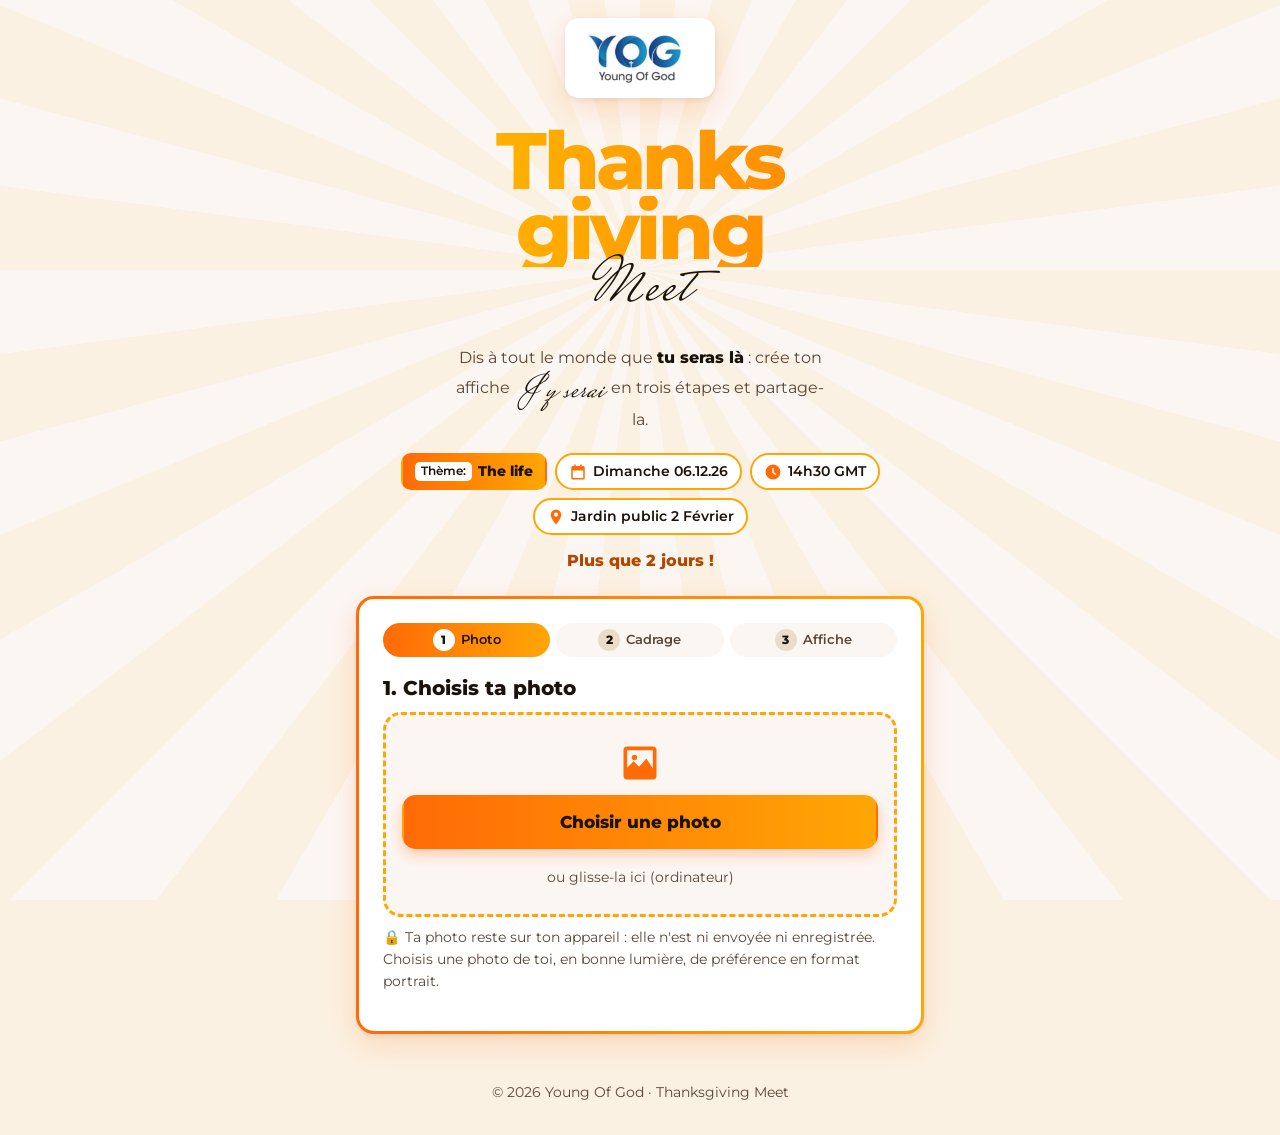
<file: index.html>
<!doctype html>
<html lang="fr">
<head>
  <meta charset="utf-8">
  <meta name="viewport" content="width=device-width, initial-scale=1">
  <title>J'y serai – Thanksgiving Meet YOG</title>
  <meta name="description" content="Crée ton affiche « J'y serai » pour le Thanksgiving Meet de Young Of God : ajoute ta photo, recadre-la et partage-la. Dimanche 06.12.26 à 14h30 GMT, Jardin public 2 Février.">
  <meta name="theme-color" content="#FF7F07">

  <!-- Aperçu quand le lien est partagé (WhatsApp, Facebook…).
       IMPORTANT : remplace VOTRE-DOMAINE.vercel.app par ton vrai domaine après le déploiement. -->
  <meta property="og:type" content="website">
  <meta property="og:locale" content="fr_FR">
  <meta property="og:title" content="J'y serai – Thanksgiving Meet YOG">
  <meta property="og:description" content="Crée ton affiche « J'y serai » en 3 étapes et partage-la !">
  <meta property="og:image" content="https://jyserai-thanksgiving-meet.vercel.app/assets/og.jpg">
  <meta name="twitter:card" content="summary_large_image">
  
  <link rel="icon" type="image/png" href="assets/icon.png">
  <link rel="apple-touch-icon" href="assets/apple-touch-icon.png">

  <link rel="preload" href="fonts/montserrat-latin-800-normal.woff2" as="font" type="font/woff2" crossorigin>
  <link rel="stylesheet" href="vendor/cropperjs/cropper.min.css">
  <link rel="stylesheet" href="css/style.css">
</head>
<body>
  <a class="skip-link" href="#main">Aller au contenu</a>

  <header class="site-header">
    <img class="logo" src="assets/logo.png" width="150" height="78" alt="YOG – Young Of God">
  </header>

  <main id="main" class="wrap">

    <!-- ===== Présentation de l'événement ===== -->
    <section class="hero" aria-labelledby="titre-page">
      <h1 id="titre-page" class="hero-title">
        <span class="hero-thanks">Thanks</span>
        <span class="hero-giving">giving</span>
        <span class="hero-meet">Meet</span>
      </h1>
      <p class="hero-lead">
        Dis à tout le monde que <strong>tu seras là</strong> : crée ton affiche
        <span class="script">J'y serai</span> en trois étapes et partage-la.
      </p>

      <ul class="chips" aria-label="Informations pratiques">
        <li class="chip chip-theme"><span class="chip-label">Thème:</span> The life</li>
        <li class="chip">
          <svg aria-hidden="true" viewBox="0 0 24 24" width="18" height="18"><path fill="currentColor" d="M7 2v2H5a2 2 0 0 0-2 2v14a2 2 0 0 0 2 2h14a2 2 0 0 0 2-2V6a2 2 0 0 0-2-2h-2V2h-2v2H9V2H7Zm-2 8h14v10H5V10Z"/></svg>
          <span>Dimanche <time datetime="2026-12-06T14:30:00Z">06.12.26</time></span>
        </li>
        <li class="chip">
          <svg aria-hidden="true" viewBox="0 0 24 24" width="18" height="18"><path fill="currentColor" d="M12 2a10 10 0 1 0 0 20 10 10 0 0 0 0-20Zm1 5v5.4l3.6 2.1-1 1.7L11 13V7h2Z"/></svg>
          <span>14h30 GMT</span>
        </li>
        <li class="chip">
          <svg aria-hidden="true" viewBox="0 0 24 24" width="18" height="18"><path fill="currentColor" d="M12 2a7 7 0 0 0-7 7c0 5.2 7 13 7 13s7-7.8 7-13a7 7 0 0 0-7-7Zm0 9.5A2.5 2.5 0 1 1 12 6a2.5 2.5 0 0 1 0 5.5Z"/></svg>
          <span>Jardin public 2 Février</span>
        </li>
      </ul>
      <p id="countdown" class="countdown" hidden></p>
    </section>

    <!-- ===== L'outil ===== -->
    <section class="card" aria-labelledby="titre-outil">
      <h2 id="titre-outil" class="sr-only">Créer mon affiche</h2>

      <ol class="stepper" aria-label="Étapes">
        <li id="dot-1" class="stepper-item is-current" aria-current="step"><span class="stepper-num">1</span><span class="stepper-text">Photo</span></li>
        <li id="dot-2" class="stepper-item"><span class="stepper-num">2</span><span class="stepper-text">Cadrage</span></li>
        <li id="dot-3" class="stepper-item"><span class="stepper-num">3</span><span class="stepper-text">Affiche</span></li>
      </ol>

      <!-- Messages d'erreur / d'information (lus par les lecteurs d'écran) -->
      <p id="status" class="status" role="status" aria-live="polite" hidden></p>

      <!-- ÉTAPE 1 : choisir la photo -->
      <div id="step-photo" class="step">
        <h3 class="step-title" tabindex="-1">1. Choisis ta photo</h3>
        <div id="dropzone" class="dropzone">
          <svg aria-hidden="true" viewBox="0 0 24 24" width="44" height="44"><path fill="currentColor" d="M5 3h14a2 2 0 0 1 2 2v14a2 2 0 0 1-2 2H5a2 2 0 0 1-2-2V5a2 2 0 0 1 2-2Zm0 2v9.6l3.5-3.5 3 3 4-4.6L19 15V5H5Zm4 2.5a1.5 1.5 0 1 0 0 3 1.5 1.5 0 0 0 0-3Z"/></svg>
          <input id="photo-input" class="sr-only" type="file" accept="image/*">
          <label for="photo-input" class="btn btn-primary btn-big">Choisir une photo</label>
          <p class="hint">ou glisse-la ici (ordinateur)</p>
        </div>
        <p class="note">
          🔒 Ta photo reste sur ton appareil : elle n'est ni envoyée ni enregistrée.
          Choisis une photo de toi, en bonne lumière, de préférence en format portrait.
        </p>
      </div>

      <!-- ÉTAPE 2 : recadrer -->
      <div id="step-crop" class="step" hidden>
        <h3 class="step-title" tabindex="-1">2. Cadre ta photo</h3>
        <p class="note">Déplace la photo avec ton doigt et pince pour zoomer (ou utilise le curseur).</p>

        <div class="stage-wrap">
          <div id="stage" class="stage">
            <img id="crop-image" alt="Ta photo à recadrer">
          </div>
        </div>

        <div class="zoom">
          <label for="zoom-range" class="zoom-label">Zoom</label>
          <input id="zoom-range" type="range" min="1" max="4" step="0.01" value="1">
        </div>

        <div class="actions">
          <button id="btn-generate" type="button" class="btn btn-primary btn-big">Voir mon affiche</button>
          <button id="btn-change-photo" type="button" class="btn btn-secondary">Changer de photo</button>
        </div>
      </div>

      <!-- ÉTAPE 3 : résultat -->
      <div id="step-result" class="step" hidden>
        <h3 class="step-title" tabindex="-1">3. Ton affiche est prête !</h3>

        <div class="result-wrap">
          <img id="result-image" class="result-image" alt="Ton affiche J'y serai, avec ta photo dans le cadre">
        </div>

        <div class="actions">
          <button id="btn-share" type="button" class="btn btn-primary btn-big" hidden>Partager mon affiche</button>
          <a id="btn-download" class="btn btn-primary btn-big" href="#" download="jyserai.jpg">Télécharger l'image</a>
        </div>
        <p id="inapp-warning" class="warning" hidden>
          Tu sembles être dans le navigateur intégré d'une application (Instagram, Facebook…),
          qui bloque parfois le téléchargement. Ouvre ce lien dans Chrome ou Safari (menu ⋯),
          ou fais un <strong>appui long sur l'image</strong> pour l'enregistrer.
        </p>
        <p class="note">Si le téléchargement ne démarre pas : appui long sur l'image, puis « Enregistrer ».</p>

        <div class="caption">
          <label for="caption-text" class="caption-label">Texte à publier avec ton affiche</label>
          <textarea id="caption-text" rows="5" readonly></textarea>
          <button id="btn-copy" type="button" class="btn btn-secondary">Copier le texte</button>
        </div>

        <div class="actions actions-secondary">
          <button id="btn-edit-crop" type="button" class="btn btn-secondary">Modifier le cadrage</button>
          <button id="btn-restart" type="button" class="btn btn-secondary">Recommencer avec une autre photo</button>
        </div>
      </div>
    </section>
  </main>

  <footer class="site-footer">
    <p>© <span id="year">2026</span> Young Of God · Thanksgiving Meet</p>
    
  </footer>

  <script src="vendor/cropperjs/cropper.min.js"></script>
  <script src="js/app.js"></script>
</body>
</html>
</file>
<file: css/style.css>
/* =========================================================
   J'y serai – Thanksgiving Meet YOG
   Feuille de style unique, pensée "mobile first" :
   les règles de base ciblent le téléphone, les @media en bas
   adaptent ensuite pour les grands écrans.
   ========================================================= */

/* ---------- 1. Polices (hébergées sur le site, pas de Google Fonts) ---------- */
@font-face { font-family: "Montserrat"; font-weight: 400; font-style: normal; font-display: swap;
  src: url("../fonts/montserrat-latin-400-normal.woff2") format("woff2"); }
@font-face { font-family: "Montserrat"; font-weight: 600; font-style: normal; font-display: swap;
  src: url("../fonts/montserrat-latin-600-normal.woff2") format("woff2"); }
@font-face { font-family: "Montserrat"; font-weight: 800; font-style: normal; font-display: swap;
  src: url("../fonts/montserrat-latin-800-normal.woff2") format("woff2"); }
@font-face { font-family: "Mrs Saint Delafield"; font-weight: 400; font-style: normal; font-display: swap;
  src: url("../fonts/mrs-saint-delafield-latin-400-normal.woff2") format("woff2"); }

/* ---------- 2. Couleurs prélevées sur l'affiche ---------- */
:root {
  --orange-deep: #FF6B06;   /* orange foncé (début des dégradés) */
  --orange:      #FF7F07;   /* orange principal */
  --amber:       #FFA605;   /* orange clair / ambre (fin des dégradés) */
  --yellow:      #FFC100;   /* jaune du mot "Thanks" */
  --cream:       #FBF1E2;   /* rayons clairs du fond */
  --paper:       #FCF6F3;   /* rayons très clairs du fond */
  --ink:         #1B1209;   /* noir chaud du texte */
  --ink-soft:    #5A4636;   /* texte secondaire */
  --link:        #B34700;   /* orange foncé lisible sur fond clair */
  --white:       #FFFFFF;

  --brand-gradient: linear-gradient(90deg, var(--orange-deep), var(--amber));
  --radius: 18px;
  --shadow: 0 10px 30px rgba(255, 107, 6, .18), 0 2px 6px rgba(27, 18, 9, .08);
  --font: "Montserrat", system-ui, -apple-system, "Segoe UI", Roboto, Arial, sans-serif;
  --font-script: "Mrs Saint Delafield", "Brush Script MT", cursive;
}

/* ---------- 3. Base ---------- */
*, *::before, *::after { box-sizing: border-box; }
html { -webkit-text-size-adjust: 100%; }
body {
  margin: 0;
  font-family: var(--font);
  font-size: 1rem;
  line-height: 1.55;
  color: var(--ink);
  background: var(--cream);
  min-height: 100vh;
  min-height: 100dvh;
  display: flex;
  flex-direction: column;
}

/* Rayons du fond (comme sur l'affiche), fixés derrière le contenu */
body::before {
  content: "";
  position: fixed;
  inset: 0;
  z-index: -1;
  background: repeating-conic-gradient(from 0deg at 50% 30%, var(--cream) 0deg 7.5deg, var(--paper) 7.5deg 15deg);
}

img { max-width: 100%; height: auto; }
a { color: var(--link); }
:focus-visible { outline: 3px solid var(--ink); outline-offset: 3px; border-radius: 6px; }

.sr-only {                       /* caché à l'écran, lisible par les lecteurs d'écran */
  position: absolute; width: 1px; height: 1px; padding: 0; margin: -1px;
  overflow: hidden; clip: rect(0, 0, 0, 0); white-space: nowrap; border: 0;
}
.skip-link {
  position: absolute; left: 8px; top: -60px; z-index: 10;
  background: var(--ink); color: var(--white); padding: 10px 14px; border-radius: 8px;
}
.skip-link:focus { top: 8px; }

[hidden] { display: none !important; }

/* ---------- 4. En-tête et pied de page ---------- */
.site-header { display: flex; justify-content: center; padding: 18px 16px 0; }
.logo {
  background: var(--white);
  border-radius: 14px;
  padding: 8px 14px;
  box-shadow: var(--shadow);
}

.wrap {
  width: 100%;
  max-width: 560px;
  margin: 0 auto;
  padding: 8px 16px 32px;      /* 16px de marge latérale : jamais de défilement horizontal */
  flex: 1;
}

.site-footer {
  text-align: center;
  font-size: .85rem;
  color: var(--ink-soft);
  padding: 16px 16px 28px;
}
.site-footer p { margin: 0 0 4px; }
.site-footer a { padding: 6px 4px; display: inline-block; }

/* ---------- 5. Présentation ---------- */
.hero { text-align: center; padding-top: 12px; }

.hero-title {
  margin: 0;
  line-height: .88;
  font-weight: 800;
  letter-spacing: -.045em;
  font-size: clamp(3rem, 15vw, 5rem);
}
.hero-thanks, .hero-giving {
  display: block;
  background: linear-gradient(90deg, var(--yellow), var(--orange));
  -webkit-background-clip: text;
          background-clip: text;
  color: transparent;
  -webkit-text-fill-color: transparent;
}
.hero-meet {
  display: block;
  font-family: var(--font-script);
  font-weight: 400;
  letter-spacing: 0;
  color: var(--ink);
  font-size: .8em;
  line-height: .9;
  margin-top: -.05em;
}
.script {
  display: inline-block;
  font-family: var(--font-script);
  font-size: 2.1em;
  line-height: .7;
  margin: 0 .12em;
  vertical-align: -.12em;
  color: var(--ink);
}

.hero-lead { margin: 22px auto 0; line-height: 1.9; max-width: 34ch; color: var(--ink-soft); }
.hero-lead strong { color: var(--ink); }

.chips {
  list-style: none; margin: 18px 0 0; padding: 0;
  display: flex; flex-wrap: wrap; justify-content: center; gap: 8px;
}
.chip {
  display: inline-flex; align-items: center; gap: 6px;
  background: var(--white);
  border: 2px solid var(--amber);
  border-radius: 999px;
  padding: 6px 12px;
  font-size: .85rem; font-weight: 600;
}
.chip svg { color: var(--orange-deep); flex: none; }
.chip-theme {
  background: var(--brand-gradient);
  border-color: transparent;
  font-weight: 800;
  border-radius: 10px;
}
.chip-label {
  background: var(--white); border-radius: 5px; padding: 0 6px;
  font-weight: 600; font-size: .75rem;
}
.countdown {
  display: inline-block; margin: 14px 0 0;
  font-weight: 800; color: var(--link);
}

/* ---------- 6. Carte de l'outil ---------- */
.card {
  margin-top: 22px;
  background: var(--white);
  border: 3px solid transparent;
  background-image: linear-gradient(var(--white), var(--white)), var(--brand-gradient);
  background-origin: border-box;
  background-clip: padding-box, border-box;      /* bordure en dégradé orange → ambre */
  border-radius: var(--radius);
  box-shadow: var(--shadow);
  padding: 18px 16px 20px;
}

/* Indicateur d'étapes */
.stepper {
  list-style: none; margin: 0 0 16px; padding: 0;
  display: grid; grid-template-columns: repeat(3, 1fr); gap: 6px;
}
.stepper-item {
  display: flex; align-items: center; justify-content: center; gap: 6px;
  font-size: .8rem; font-weight: 600; color: var(--ink-soft);
  padding: 6px 4px; border-radius: 999px; background: var(--paper);
}
.stepper-num {
  display: inline-grid; place-items: center;
  width: 22px; height: 22px; border-radius: 50%;
  background: #E9DCCB; font-size: .75rem; font-weight: 800; color: var(--ink);
}
.stepper-item.is-current { background: var(--brand-gradient); color: var(--ink); }
.stepper-item.is-current .stepper-num { background: var(--white); }
.stepper-item.is-done .stepper-num { background: var(--yellow); }

.step-title { margin: 0 0 8px; font-size: 1.25rem; font-weight: 800; outline: none; }
.note { margin: 10px 0; font-size: .88rem; color: var(--ink-soft); }
.hint { margin: 8px 0 0; font-size: .85rem; color: var(--ink-soft); }

.status {
  margin: 0 0 12px; padding: 10px 12px; border-radius: 10px;
  background: #FFE9D6; border: 2px solid var(--orange-deep); font-weight: 600; font-size: .9rem;
}
.warning {
  margin: 10px 0; padding: 10px 12px; border-radius: 10px;
  background: #FFF4CC; border: 2px solid var(--yellow); font-size: .88rem;
}

/* ---------- 7. Boutons (zones tactiles >= 48px) ---------- */
.btn {
  display: inline-flex; align-items: center; justify-content: center;
  min-height: 48px; padding: 12px 20px;
  font: inherit; font-weight: 800; text-align: center; text-decoration: none;
  border-radius: 14px; border: 2px solid transparent;
  cursor: pointer; color: var(--ink);
  -webkit-tap-highlight-color: transparent;
  transition: transform .12s ease, box-shadow .12s ease;
}
.btn:active { transform: scale(.98); }
.btn-primary { background: var(--brand-gradient); box-shadow: 0 6px 14px rgba(255, 107, 6, .3); }
.btn-secondary { background: var(--white); border-color: var(--amber); }
.btn-big { width: 100%; font-size: 1.05rem; }
.sr-only:focus-visible + .btn { outline: 3px solid var(--ink); outline-offset: 3px; }   /* focus clavier sur l'input caché */

.actions { display: grid; gap: 10px; margin-top: 14px; }

/* ---------- 8. Étape 1 : zone de dépôt ---------- */
.dropzone {
  display: flex; flex-direction: column; align-items: center; text-align: center;
  gap: 10px; padding: 26px 16px;
  border: 3px dashed var(--amber); border-radius: var(--radius);
  background: var(--paper); color: var(--orange-deep);
}
.dropzone.is-over { background: #FFE9D6; border-color: var(--orange-deep); }

/* ---------- 9. Étape 2 : recadrage ---------- */
.stage-wrap { display: flex; justify-content: center; margin-top: 8px; }
.stage {
  /* Même proportions que la fenêtre photo de l'affiche (413 × 495), et jamais plus haute que 62% de l'écran */
  width: min(100%, calc(62vh * 413 / 495));
  width: min(100%, calc(62dvh * 413 / 495));
  aspect-ratio: 413 / 495;
  background: #2a2118;
  border-radius: 12px;
  overflow: hidden;
  position: relative;
}
.stage img { display: block; max-width: 100%; }

.zoom { display: flex; align-items: center; gap: 12px; margin-top: 12px; }
.zoom-label { font-weight: 600; font-size: .9rem; }
#zoom-range { flex: 1; height: 32px; accent-color: var(--orange); }

/* Cropper.js : cadre de découpe aux couleurs de l'affiche */
.cropper-view-box { outline: 2px solid var(--orange); outline-color: rgba(255, 127, 7, .9); }
.cropper-modal { background-color: #000; opacity: .45; }

/* ---------- 10. Étape 3 : résultat ---------- */
.result-wrap { margin-top: 8px; }
.result-image {
  display: block; width: 100%; aspect-ratio: 1 / 1;
  border-radius: 12px; border: 2px solid var(--cream);
  background: var(--paper);
  -webkit-touch-callout: default;      /* garde le menu "Enregistrer l'image" (appui long) sur iPhone */
  user-select: none;
}

.caption { margin-top: 18px; display: grid; gap: 8px; }
.caption-label { font-weight: 600; font-size: .9rem; }
.caption textarea {
  width: 100%; font: inherit; font-size: .9rem; color: var(--ink);
  padding: 10px 12px; border: 2px solid var(--amber); border-radius: 12px;
  background: var(--paper); resize: vertical;
}
.actions-secondary { margin-top: 18px; }

/* ---------- 11. Pages légales ---------- */
.legal { background: var(--white); border-radius: var(--radius); box-shadow: var(--shadow); padding: 20px 18px 24px; margin-top: 18px; }
.legal h1 { font-size: 1.6rem; font-weight: 800; margin: 0 0 6px; }
.legal h2 { font-size: 1.1rem; font-weight: 800; margin: 24px 0 6px; color: var(--link); }
.legal p, .legal li { font-size: .95rem; }
.legal ul { padding-left: 1.2rem; }
.legal .updated { color: var(--ink-soft); font-size: .85rem; margin: 0 0 8px; }
.legal dl { margin: 8px 0; }
.legal dt { font-weight: 600; margin-top: 8px; }
.legal dd { margin: 0 0 0 0; }
.back-link { display: inline-block; margin-top: 16px; padding: 8px 0; font-weight: 600; }

/* Zone à compléter : volontairement très visible pour ne pas l'oublier */
mark.todo { background: #FFF200; color: #000; padding: 0 4px; border-radius: 4px; font-weight: 600; }

/* ---------- 12. Grands écrans ---------- */
@media (min-width: 720px) {
  .wrap { max-width: 600px; padding-top: 16px; }
  .card { padding: 24px 24px 28px; }
  .actions { grid-template-columns: 1fr 1fr; }
  .actions .btn-big:only-child { grid-column: 1 / -1; }
  .legal { padding: 28px 32px 32px; }
}

/* Respecte le réglage "réduire les animations" du système */
@media (prefers-reduced-motion: reduce) {
  .btn { transition: none; }
  .btn:active { transform: none; }
}
</file>
<file: vendor/cropperjs/cropper.min.css>
/*!
 * Cropper.js v1.6.2
 * https://fengyuanchen.github.io/cropperjs
 *
 * Copyright 2015-present Chen Fengyuan
 * Released under the MIT license
 *
 * Date: 2024-04-21T07:43:02.731Z
 */.cropper-container{-webkit-touch-callout:none;direction:ltr;font-size:0;line-height:0;position:relative;-ms-touch-action:none;touch-action:none;-webkit-user-select:none;-moz-user-select:none;-ms-user-select:none;user-select:none}.cropper-container img{backface-visibility:hidden;display:block;height:100%;image-orientation:0deg;max-height:none!important;max-width:none!important;min-height:0!important;min-width:0!important;width:100%}.cropper-canvas,.cropper-crop-box,.cropper-drag-box,.cropper-modal,.cropper-wrap-box{bottom:0;left:0;position:absolute;right:0;top:0}.cropper-canvas,.cropper-wrap-box{overflow:hidden}.cropper-drag-box{background-color:#fff;opacity:0}.cropper-modal{background-color:#000;opacity:.5}.cropper-view-box{display:block;height:100%;outline:1px solid #39f;outline-color:rgba(51,153,255,.75);overflow:hidden;width:100%}.cropper-dashed{border:0 dashed #eee;display:block;opacity:.5;position:absolute}.cropper-dashed.dashed-h{border-bottom-width:1px;border-top-width:1px;height:33.33333%;left:0;top:33.33333%;width:100%}.cropper-dashed.dashed-v{border-left-width:1px;border-right-width:1px;height:100%;left:33.33333%;top:0;width:33.33333%}.cropper-center{display:block;height:0;left:50%;opacity:.75;position:absolute;top:50%;width:0}.cropper-center:after,.cropper-center:before{background-color:#eee;content:" ";display:block;position:absolute}.cropper-center:before{height:1px;left:-3px;top:0;width:7px}.cropper-center:after{height:7px;left:0;top:-3px;width:1px}.cropper-face,.cropper-line,.cropper-point{display:block;height:100%;opacity:.1;position:absolute;width:100%}.cropper-face{background-color:#fff;left:0;top:0}.cropper-line{background-color:#39f}.cropper-line.line-e{cursor:ew-resize;right:-3px;top:0;width:5px}.cropper-line.line-n{cursor:ns-resize;height:5px;left:0;top:-3px}.cropper-line.line-w{cursor:ew-resize;left:-3px;top:0;width:5px}.cropper-line.line-s{bottom:-3px;cursor:ns-resize;height:5px;left:0}.cropper-point{background-color:#39f;height:5px;opacity:.75;width:5px}.cropper-point.point-e{cursor:ew-resize;margin-top:-3px;right:-3px;top:50%}.cropper-point.point-n{cursor:ns-resize;left:50%;margin-left:-3px;top:-3px}.cropper-point.point-w{cursor:ew-resize;left:-3px;margin-top:-3px;top:50%}.cropper-point.point-s{bottom:-3px;cursor:s-resize;left:50%;margin-left:-3px}.cropper-point.point-ne{cursor:nesw-resize;right:-3px;top:-3px}.cropper-point.point-nw{cursor:nwse-resize;left:-3px;top:-3px}.cropper-point.point-sw{bottom:-3px;cursor:nesw-resize;left:-3px}.cropper-point.point-se{bottom:-3px;cursor:nwse-resize;height:20px;opacity:1;right:-3px;width:20px}@media (min-width:768px){.cropper-point.point-se{height:15px;width:15px}}@media (min-width:992px){.cropper-point.point-se{height:10px;width:10px}}@media (min-width:1200px){.cropper-point.point-se{height:5px;opacity:.75;width:5px}}.cropper-point.point-se:before{background-color:#39f;bottom:-50%;content:" ";display:block;height:200%;opacity:0;position:absolute;right:-50%;width:200%}.cropper-invisible{opacity:0}.cropper-bg{background-image:url("[data-uri]")}.cropper-hide{display:block;height:0;position:absolute;width:0}.cropper-hidden{display:none!important}.cropper-move{cursor:move}.cropper-crop{cursor:crosshair}.cropper-disabled .cropper-drag-box,.cropper-disabled .cropper-face,.cropper-disabled .cropper-line,.cropper-disabled .cropper-point{cursor:not-allowed}
</file>
